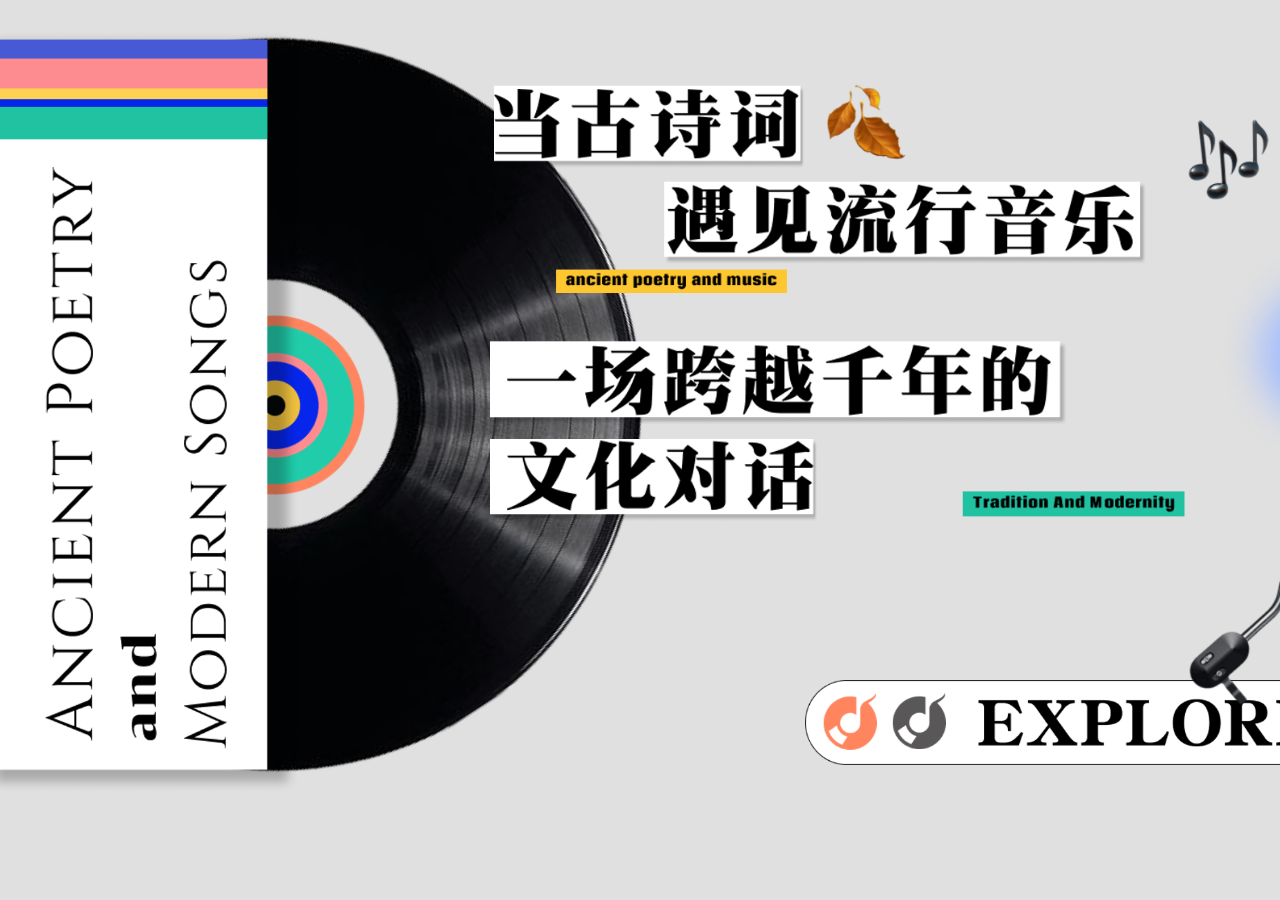
<file: website/index.html>
<!-- index.html -->
<!DOCTYPE html>
<html lang="zh">
<head>
    <meta charset="UTF-8">
    <meta name="viewport" content="width=device-width, initial-scale=1.0">
    <link rel="stylesheet" href="styles.css">
    <script src="script.js" defer></script>
    <title>古诗词与流行音乐</title>
</head>
<body>
    <div class="main-container">
        <div class="image-container">
            <div class="disk-wrapper">
                <img id="disk1" src="disk1.png" alt="图片1">
            </div>
            <img id="rec" src="rec.png" alt="图片2">
            <img id="word" src="word.png" alt="文字图片">
            <img id="move" src="move.png" alt="移动图片">
            <img id="explore" src="explore.png" alt="explore">
        </div>
    </div>
</body>
</html>
</file>
<file: website/styles.css>
/* styles.css */
/* 定义 CSS 变量，方便自由调整图片大小和位置 */
:root {
    --disk1-width: 870px;
    --disk1-height: auto;
    --disk1-top: -30px;
    --disk1-left: -160px;

    --rec-width: 300px;
    --rec-height: auto;
    --rec-top: 30px;
    --rec-left: 0;

    --word-width: 780px;
    --word-height: auto;
    --word-top: 80px;
    --word-left: 880px;
    --word-translateX: -50%;

    --move-width: 450px;
    --move-height: auto;
    --move-top: 180px;
    --move-left: 1220px;
    --move-translateX: -50%;

    --explore-width: 550px;
    --explore-height: auto;
    --explore-top: 680px;
    --explore-left: 1080px;
    --explore-translateX: -50%;
}

/* 基础样式重置 */
html, body {
    margin: 0;
    padding: 0;
    overflow: hidden; /* 防止页面出现滚动条 */
    height: 100vh;
    background-color: #e0e0e0;
}

/* 主容器样式 */
.main-container {
    position: relative;
    width: 100%;
    height: 100vh;
    overflow: hidden; /* 防止内容溢出 */
}

/* 图片容器样式 */
.image-container {
    position: relative;
    width: 100%;
    height: 100%;
    overflow: hidden; /* 防止内容溢出 */
}

/* disk包装器样式 */
.disk-wrapper {
    position: absolute;
    width: var(--disk1-width);
    height: var(--disk1-width); /* 使用相同的宽度确保正方形容器 */
    top: var(--disk1-top);
    left: var(--disk1-left);
    overflow: hidden; /* 防止旋转时溢出 */
}

/* disk1.png 的样式 */
#disk1 {
    position: absolute;
    width: 100%;
    height: 100%;
    transform-origin: center center;
    z-index: 1;
}

/* rec.png 的样式 */
#rec {
    position: absolute;
    width: var(--rec-width);
    height: var(--rec-height);
    top: var(--rec-top);
    left: var(--rec-left);
    z-index: 2;
}

/* word.png 的样式 */
#word {
    position: absolute;
    width: var(--word-width);
    height: var(--word-height);
    top: var(--word-top);
    left: var(--word-left);
    transform: translateX(var(--word-translateX));
    z-index: 2;
}

/* move.png 的样式 */
#move {
    position: absolute;
    width: var(--move-width);
    height: var(--move-height);
    top: var(--move-top);
    left: var(--move-left);
    transform: translateX(var(--move-translateX));
    z-index: 4;
    transform-origin: right top; /* 设置旋转轴心点为右上角 */
    transition: transform 0.5s ease; /* 添加过渡效果 */
}

/* explore.png 的样式 */
#explore {
    position: absolute;
    width: var(--explore-width);
    height: var(--explore-height);
    top: var(--explore-top);
    left: var(--explore-left);
    transform: translateX(var(--explore-translateX));
    z-index: 3;
}
</file>
